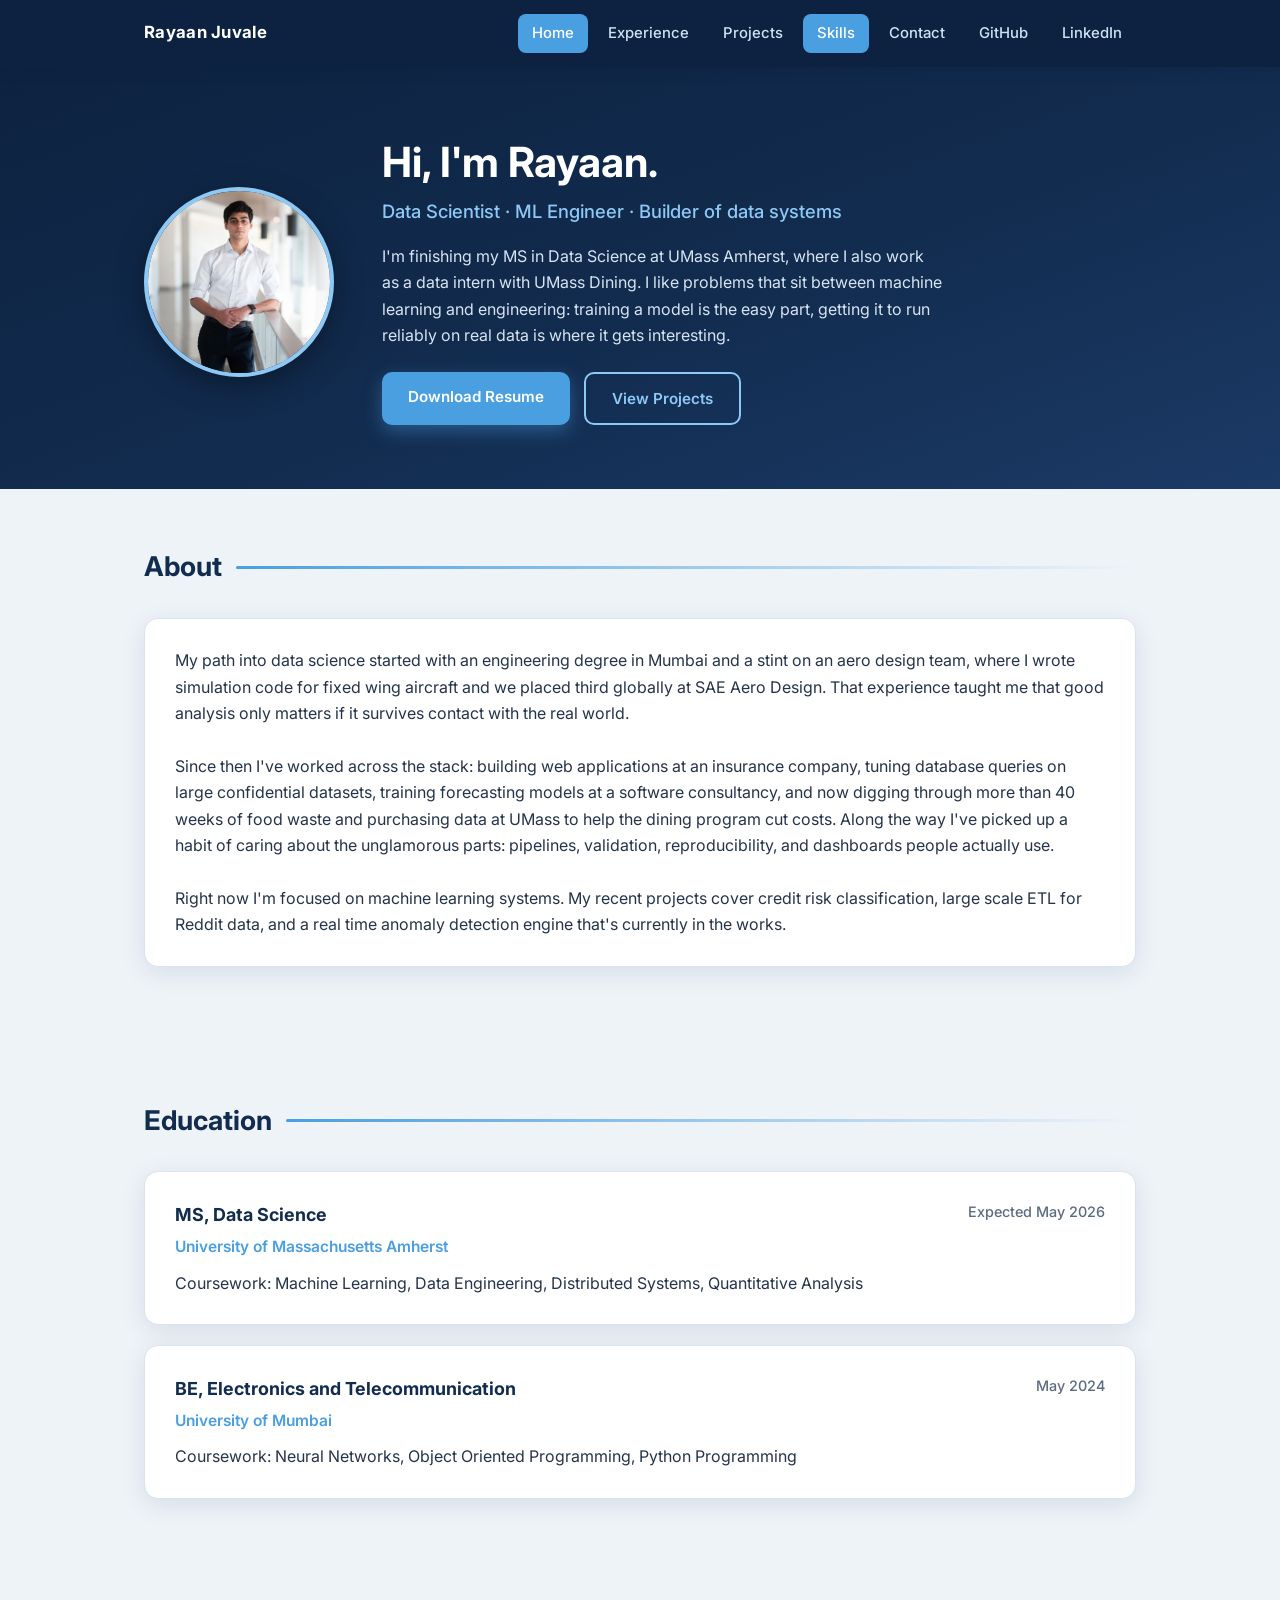
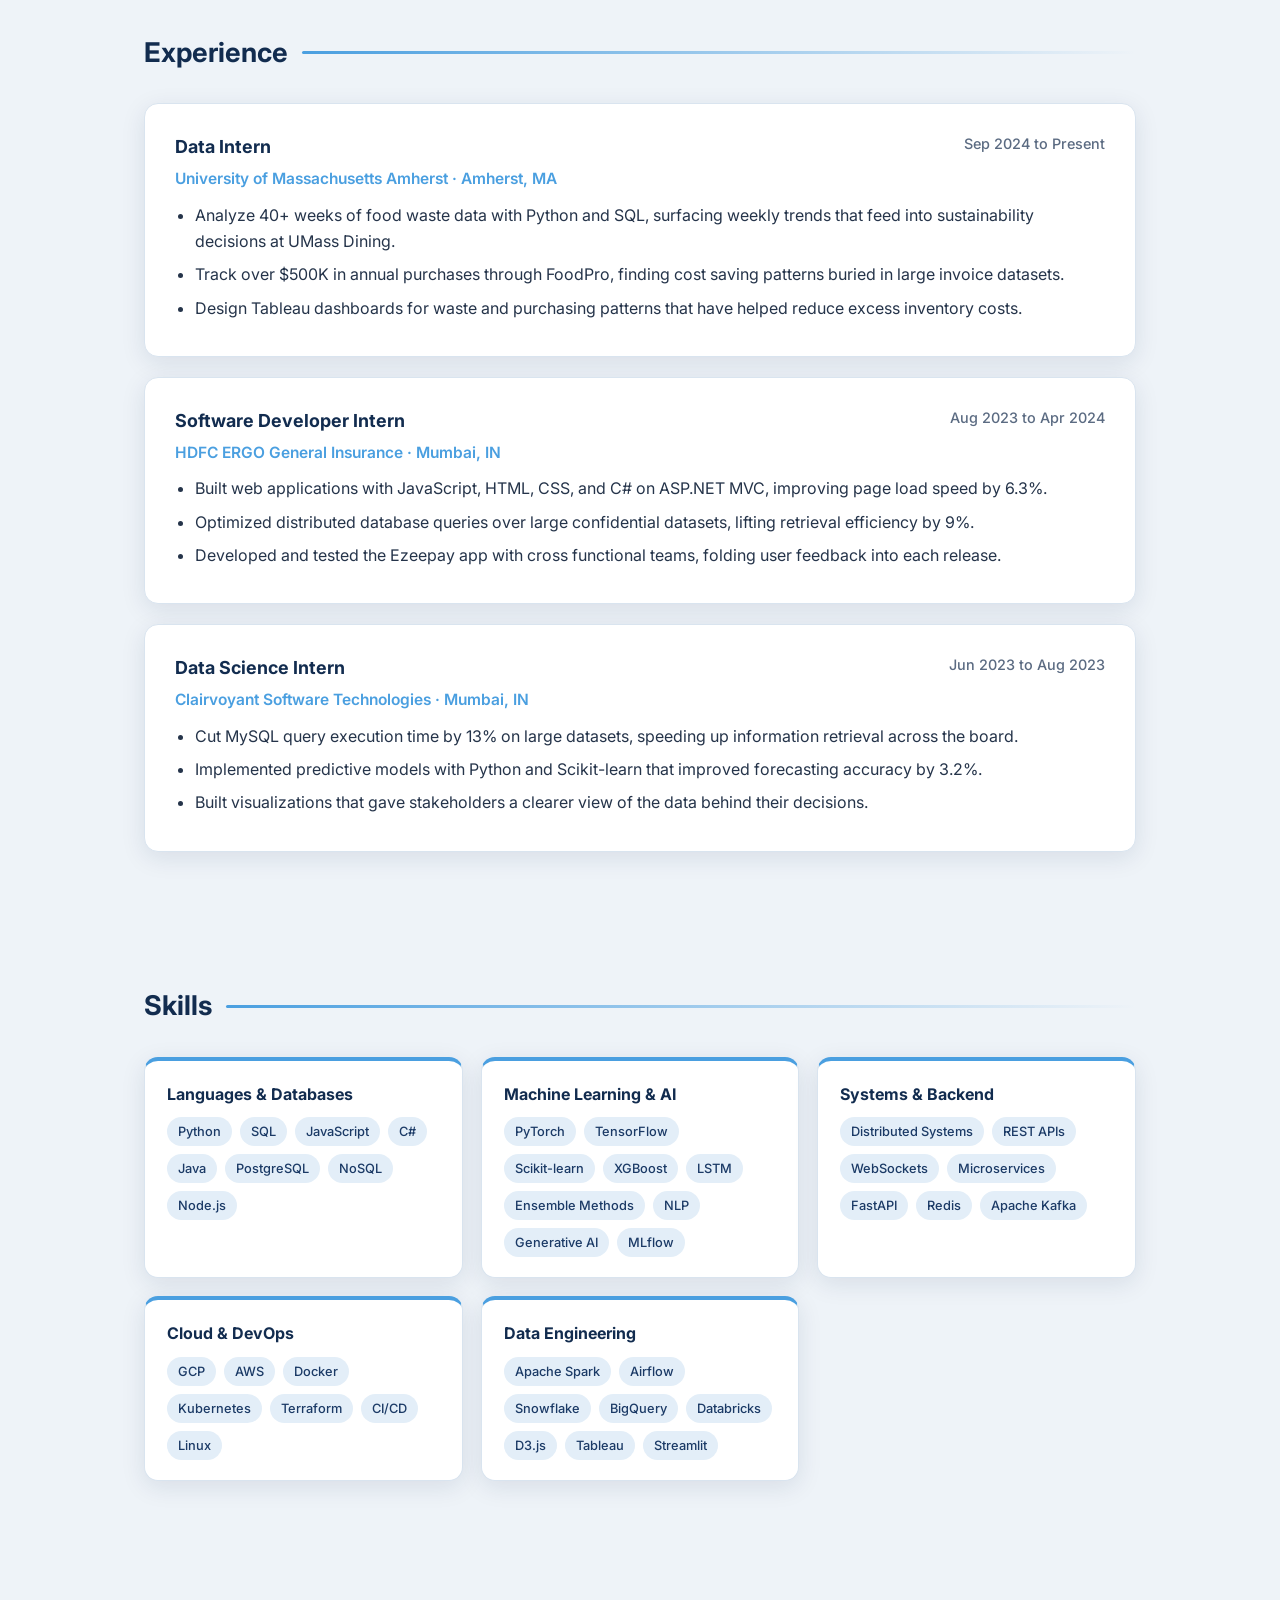
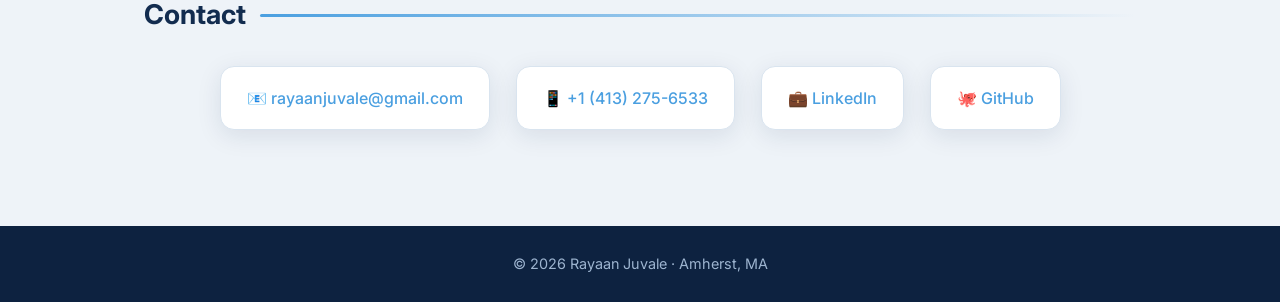
<file: index.html>
<!DOCTYPE html>
<html lang="en">
<head>
  <meta charset="UTF-8">
  <meta name="viewport" content="width=device-width, initial-scale=1.0">
  <meta name="description" content="Rayaan Juvale, data scientist and ML engineer. MS in Data Science at UMass Amherst. Projects in machine learning, data engineering, and software development.">
  <title>Rayaan Juvale | Data Science & Machine Learning</title>
  <link rel="preconnect" href="https://fonts.googleapis.com">
  <link href="https://fonts.googleapis.com/css2?family=Inter:wght@400;500;600;700;800&display=swap" rel="stylesheet">
  <link rel="stylesheet" href="styles.css">
</head>
<body>

  <nav class="nav">
    <div class="nav-inner">
      <a class="nav-brand" href="index.html">Rayaan Juvale</a>
      <div class="nav-links">
        <a href="index.html" class="active">Home</a>
        <a href="index.html#experience">Experience</a>
        <a href="projects.html">Projects</a>
        <a href="index.html#skills">Skills</a>
        <a href="index.html#contact">Contact</a>
        <a href="https://github.com/RayaanJuvale" target="_blank" rel="noopener">GitHub</a>
        <a href="https://www.linkedin.com/in/rayaanjuvale/" target="_blank" rel="noopener">LinkedIn</a>
      </div>
    </div>
  </nav>

  <header class="hero">
    <div class="wrap hero-grid">
      <img src="Rayaan%20Juvale%20(3%20of%2011).jpg" alt="Rayaan Juvale" class="hero-photo"
           onerror="this.src='https://avatars.githubusercontent.com/u/128745211?v=4'">
      <div>
        <h1>Hi, I'm Rayaan.</h1>
        <p class="tagline">Data Scientist · ML Engineer · Builder of data systems</p>
        <p class="intro">I'm finishing my MS in Data Science at UMass Amherst, where I also work as a data intern with UMass Dining. I like problems that sit between machine learning and engineering: training a model is the easy part, getting it to run reliably on real data is where it gets interesting.</p>
        <div class="hero-actions">
          <a class="btn btn-primary" href="Rayaan_Juvale_Resume.pdf" download>Download Resume</a>
          <a class="btn btn-ghost" href="projects.html">View Projects</a>
        </div>
      </div>
    </div>
  </header>

  <main class="wrap">

    <section id="about">
      <h2>About</h2>
      <div class="card">
        <p>My path into data science started with an engineering degree in Mumbai and a stint on an aero design team, where I wrote simulation code for fixed wing aircraft and we placed third globally at SAE Aero Design. That experience taught me that good analysis only matters if it survives contact with the real world.</p>
        <br>
        <p>Since then I've worked across the stack: building web applications at an insurance company, tuning database queries on large confidential datasets, training forecasting models at a software consultancy, and now digging through more than 40 weeks of food waste and purchasing data at UMass to help the dining program cut costs. Along the way I've picked up a habit of caring about the unglamorous parts: pipelines, validation, reproducibility, and dashboards people actually use.</p>
        <br>
        <p>Right now I'm focused on machine learning systems. My recent projects cover credit risk classification, large scale ETL for Reddit data, and a real time anomaly detection engine that's currently in the works.</p>
      </div>
    </section>

    <section id="education">
      <h2>Education</h2>
      <div class="card">
        <div class="role-head">
          <h3>MS, Data Science</h3>
          <span class="when">Expected May 2026</span>
        </div>
        <p class="org">University of Massachusetts Amherst</p>
        <p>Coursework: Machine Learning, Data Engineering, Distributed Systems, Quantitative Analysis</p>
      </div>
      <div class="card">
        <div class="role-head">
          <h3>BE, Electronics and Telecommunication</h3>
          <span class="when">May 2024</span>
        </div>
        <p class="org">University of Mumbai</p>
        <p>Coursework: Neural Networks, Object Oriented Programming, Python Programming</p>
      </div>
    </section>

    <section id="experience">
      <h2>Experience</h2>

      <div class="card">
        <div class="role-head">
          <h3>Data Intern</h3>
          <span class="when">Sep 2024 to Present</span>
        </div>
        <p class="org">University of Massachusetts Amherst · Amherst, MA</p>
        <ul>
          <li>Analyze 40+ weeks of food waste data with Python and SQL, surfacing weekly trends that feed into sustainability decisions at UMass Dining.</li>
          <li>Track over $500K in annual purchases through FoodPro, finding cost saving patterns buried in large invoice datasets.</li>
          <li>Design Tableau dashboards for waste and purchasing patterns that have helped reduce excess inventory costs.</li>
        </ul>
      </div>

      <div class="card">
        <div class="role-head">
          <h3>Software Developer Intern</h3>
          <span class="when">Aug 2023 to Apr 2024</span>
        </div>
        <p class="org">HDFC ERGO General Insurance · Mumbai, IN</p>
        <ul>
          <li>Built web applications with JavaScript, HTML, CSS, and C# on ASP.NET MVC, improving page load speed by 6.3%.</li>
          <li>Optimized distributed database queries over large confidential datasets, lifting retrieval efficiency by 9%.</li>
          <li>Developed and tested the Ezeepay app with cross functional teams, folding user feedback into each release.</li>
        </ul>
      </div>

      <div class="card">
        <div class="role-head">
          <h3>Data Science Intern</h3>
          <span class="when">Jun 2023 to Aug 2023</span>
        </div>
        <p class="org">Clairvoyant Software Technologies · Mumbai, IN</p>
        <ul>
          <li>Cut MySQL query execution time by 13% on large datasets, speeding up information retrieval across the board.</li>
          <li>Implemented predictive models with Python and Scikit-learn that improved forecasting accuracy by 3.2%.</li>
          <li>Built visualizations that gave stakeholders a clearer view of the data behind their decisions.</li>
        </ul>
      </div>
    </section>

    <section id="skills">
      <h2>Skills</h2>
      <div class="skills-grid">
        <div class="skill-card">
          <h4>Languages & Databases</h4>
          <div class="tags">
            <span class="tag">Python</span><span class="tag">SQL</span><span class="tag">JavaScript</span><span class="tag">C#</span><span class="tag">Java</span><span class="tag">PostgreSQL</span><span class="tag">NoSQL</span><span class="tag">Node.js</span>
          </div>
        </div>
        <div class="skill-card">
          <h4>Machine Learning & AI</h4>
          <div class="tags">
            <span class="tag">PyTorch</span><span class="tag">TensorFlow</span><span class="tag">Scikit-learn</span><span class="tag">XGBoost</span><span class="tag">LSTM</span><span class="tag">Ensemble Methods</span><span class="tag">NLP</span><span class="tag">Generative AI</span><span class="tag">MLflow</span>
          </div>
        </div>
        <div class="skill-card">
          <h4>Systems & Backend</h4>
          <div class="tags">
            <span class="tag">Distributed Systems</span><span class="tag">REST APIs</span><span class="tag">WebSockets</span><span class="tag">Microservices</span><span class="tag">FastAPI</span><span class="tag">Redis</span><span class="tag">Apache Kafka</span>
          </div>
        </div>
        <div class="skill-card">
          <h4>Cloud & DevOps</h4>
          <div class="tags">
            <span class="tag">GCP</span><span class="tag">AWS</span><span class="tag">Docker</span><span class="tag">Kubernetes</span><span class="tag">Terraform</span><span class="tag">CI/CD</span><span class="tag">Linux</span>
          </div>
        </div>
        <div class="skill-card">
          <h4>Data Engineering</h4>
          <div class="tags">
            <span class="tag">Apache Spark</span><span class="tag">Airflow</span><span class="tag">Snowflake</span><span class="tag">BigQuery</span><span class="tag">Databricks</span><span class="tag">D3.js</span><span class="tag">Tableau</span><span class="tag">Streamlit</span>
          </div>
        </div>
      </div>
    </section>

    <section id="contact">
      <h2>Contact</h2>
      <div class="contact-row">
        <a class="contact-item" href="mailto:rayaanjuvale@gmail.com">📧 rayaanjuvale@gmail.com</a>
        <a class="contact-item" href="tel:+14132756533">📱 +1 (413) 275-6533</a>
        <a class="contact-item" href="https://www.linkedin.com/in/rayaanjuvale/" target="_blank" rel="noopener">💼 LinkedIn</a>
        <a class="contact-item" href="https://github.com/RayaanJuvale" target="_blank" rel="noopener">🐙 GitHub</a>
      </div>
    </section>

  </main>

  <footer>
    <p>© 2026 Rayaan Juvale · Amherst, MA</p>
  </footer>

  <script src="script.js"></script>
</body>
</html>
</file>
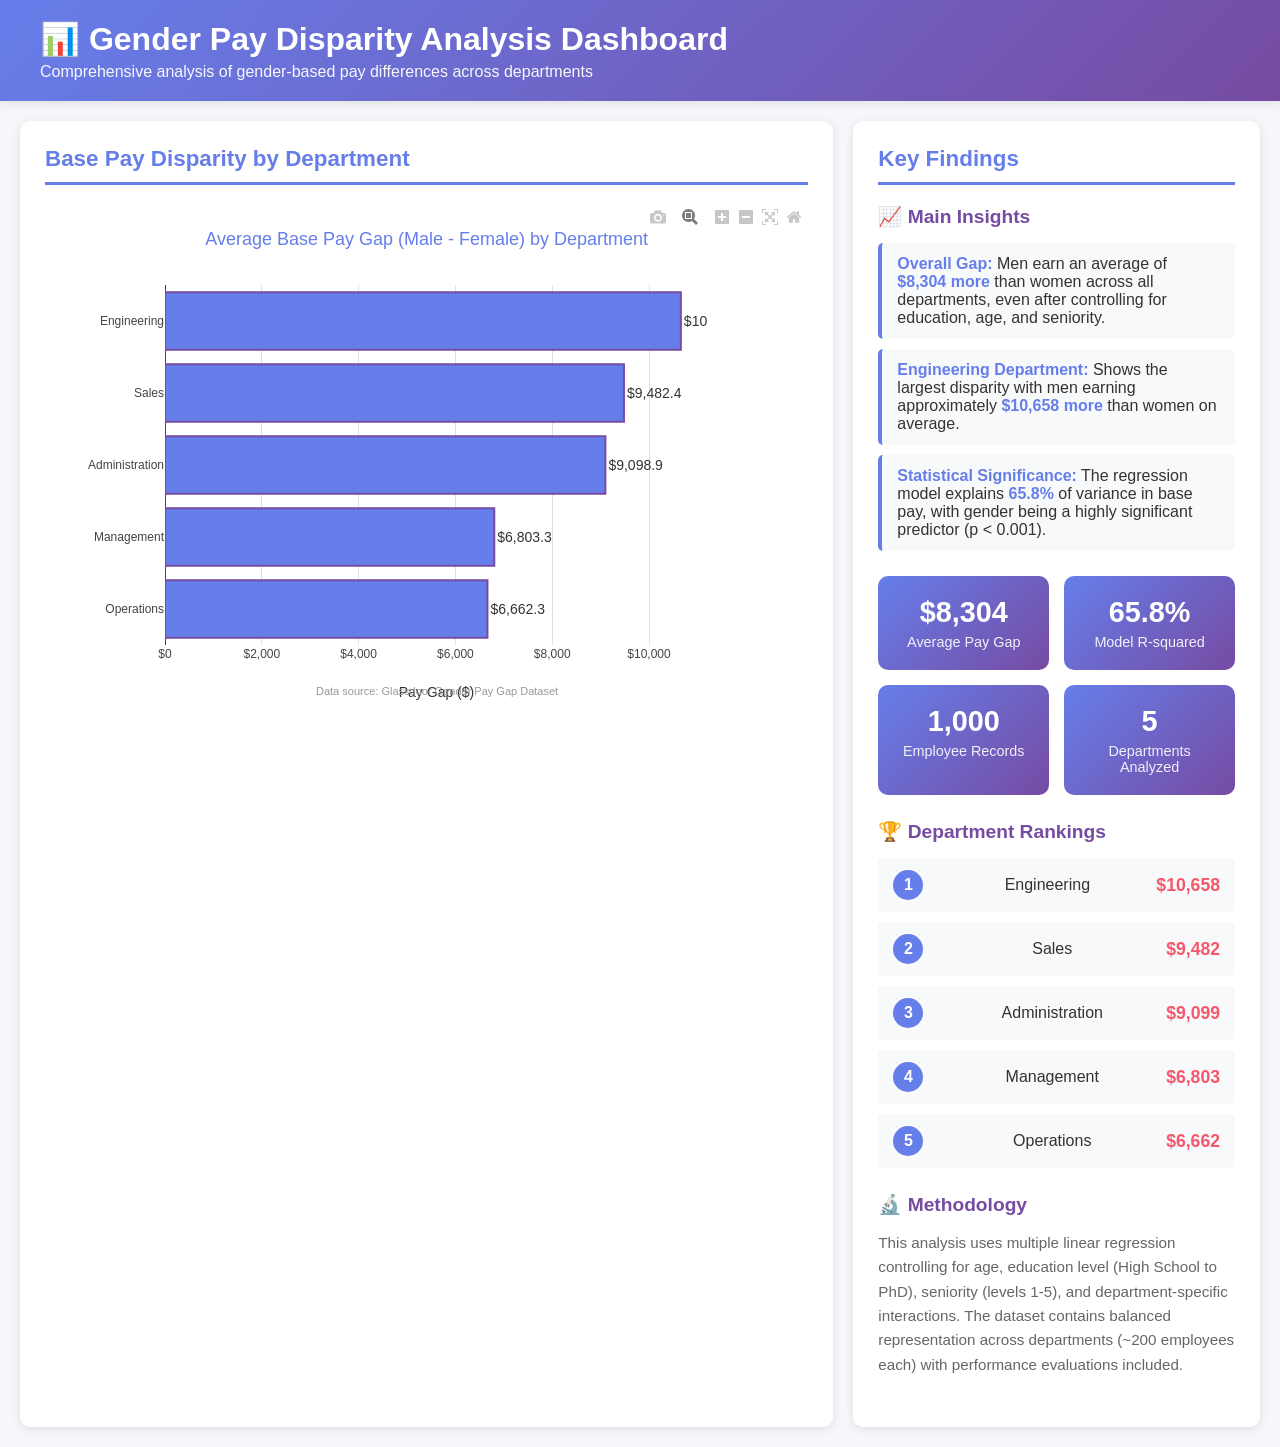
<file: dashboard.html>
<!DOCTYPE html>
<html lang="en">
<head>
    <meta charset="UTF-8">
    <meta name="viewport" content="width=device-width, initial-scale=1.0">
    <title>Gender Pay Disparity Dashboard</title>
    <script src="https://cdn.plot.ly/plotly-latest.min.js"></script>
    <style>
        * {
            margin: 0;
            padding: 0;
            box-sizing: border-box;
        }
        
        body {
            font-family: 'Segoe UI', Tahoma, Geneva, Verdana, sans-serif;
            background: #f5f7fa;
            color: #333;
        }
        
        .dashboard-header {
            background: linear-gradient(135deg, #667eea 0%, #764ba2 100%);
            color: white;
            padding: 20px 40px;
            box-shadow: 0 2px 10px rgba(0,0,0,0.1);
        }
        
        .dashboard-header h1 {
            font-size: 2em;
            font-weight: 600;
        }
        
        .dashboard-header p {
            margin-top: 5px;
            opacity: 0.95;
        }
        
        .dashboard-container {
            display: grid;
            grid-template-columns: 2fr 1fr;
            gap: 20px;
            padding: 20px;
            max-width: 1400px;
            margin: 0 auto;
            min-height: calc(100vh - 100px);
        }
        
        .dashboard-panel {
            background: white;
            border-radius: 10px;
            padding: 25px;
            box-shadow: 0 2px 10px rgba(0,0,0,0.1);
        }
        
        .panel-title {
            font-size: 1.4em;
            color: #667eea;
            margin-bottom: 20px;
            font-weight: 600;
            border-bottom: 3px solid #667eea;
            padding-bottom: 10px;
        }
        
        .chart-container {
            width: 100%;
            height: 500px;
        }
        
        .insights-section {
            margin-bottom: 25px;
        }
        
        .insights-section h3 {
            color: #764ba2;
            margin-bottom: 15px;
            font-size: 1.2em;
        }
        
        .insight-item {
            background: #f8f9fa;
            padding: 12px 15px;
            margin-bottom: 10px;
            border-left: 4px solid #667eea;
            border-radius: 5px;
        }
        
        .insight-item strong {
            color: #667eea;
        }
        
        .stat-grid {
            display: grid;
            grid-template-columns: 1fr 1fr;
            gap: 15px;
            margin-top: 20px;
        }
        
        .stat-card {
            background: linear-gradient(135deg, #667eea 0%, #764ba2 100%);
            color: white;
            padding: 20px;
            border-radius: 10px;
            text-align: center;
        }
        
        .stat-value {
            font-size: 1.8em;
            font-weight: bold;
            margin-bottom: 5px;
        }
        
        .stat-label {
            font-size: 0.9em;
            opacity: 0.9;
        }
        
        .ranking-list {
            list-style: none;
            counter-reset: ranking;
        }
        
        .ranking-list li {
            counter-increment: ranking;
            padding: 12px 15px;
            margin-bottom: 10px;
            background: #f8f9fa;
            border-radius: 5px;
            display: flex;
            justify-content: space-between;
            align-items: center;
        }
        
        .ranking-list li::before {
            content: counter(ranking);
            background: #667eea;
            color: white;
            width: 30px;
            height: 30px;
            border-radius: 50%;
            display: inline-flex;
            align-items: center;
            justify-content: center;
            margin-right: 15px;
            font-weight: bold;
        }
        
        .gap-amount {
            color: #f5576c;
            font-weight: bold;
            font-size: 1.1em;
        }
        
        @media (max-width: 1024px) {
            .dashboard-container {
                grid-template-columns: 1fr;
            }
            
            .chart-container {
                height: 400px;
            }
        }
    </style>
</head>
<body>
    <div class="dashboard-header">
        <h1>📊 Gender Pay Disparity Analysis Dashboard</h1>
        <p>Comprehensive analysis of gender-based pay differences across departments</p>
    </div>
    
    <div class="dashboard-container">
        <!-- Left Column: Main Chart -->
        <div class="dashboard-panel">
            <h2 class="panel-title">Base Pay Disparity by Department</h2>
            <div id="payGapChart" class="chart-container"></div>
        </div>
        
        <!-- Right Column: Insights and Stats -->
        <div class="dashboard-panel">
            <h2 class="panel-title">Key Findings</h2>
            
            <div class="insights-section">
                <h3>📈 Main Insights</h3>
                <div class="insight-item">
                    <strong>Overall Gap:</strong> Men earn an average of <strong>$8,304 more</strong> than women across all departments, even after controlling for education, age, and seniority.
                </div>
                <div class="insight-item">
                    <strong>Engineering Department:</strong> Shows the largest disparity with men earning approximately <strong>$10,658 more</strong> than women on average.
                </div>
                <div class="insight-item">
                    <strong>Statistical Significance:</strong> The regression model explains <strong>65.8%</strong> of variance in base pay, with gender being a highly significant predictor (p < 0.001).
                </div>
            </div>
            
            <div class="stat-grid">
                <div class="stat-card">
                    <div class="stat-value">$8,304</div>
                    <div class="stat-label">Average Pay Gap</div>
                </div>
                <div class="stat-card">
                    <div class="stat-value">65.8%</div>
                    <div class="stat-label">Model R-squared</div>
                </div>
                <div class="stat-card">
                    <div class="stat-value">1,000</div>
                    <div class="stat-label">Employee Records</div>
                </div>
                <div class="stat-card">
                    <div class="stat-value">5</div>
                    <div class="stat-label">Departments Analyzed</div>
                </div>
            </div>
            
            <div class="insights-section" style="margin-top: 25px;">
                <h3>🏆 Department Rankings</h3>
                <ul class="ranking-list">
                    <li>
                        <span>Engineering</span>
                        <span class="gap-amount">$10,658</span>
                    </li>
                    <li>
                        <span>Sales</span>
                        <span class="gap-amount">$9,482</span>
                    </li>
                    <li>
                        <span>Administration</span>
                        <span class="gap-amount">$9,099</span>
                    </li>
                    <li>
                        <span>Management</span>
                        <span class="gap-amount">$6,803</span>
                    </li>
                    <li>
                        <span>Operations</span>
                        <span class="gap-amount">$6,662</span>
                    </li>
                </ul>
            </div>
            
            <div class="insights-section">
                <h3>🔬 Methodology</h3>
                <p style="font-size: 0.95em; line-height: 1.6; color: #666;">
                    This analysis uses multiple linear regression controlling for age, education level (High School to PhD), 
                    seniority (levels 1-5), and department-specific interactions. The dataset contains balanced representation 
                    across departments (~200 employees each) with performance evaluations included.
                </p>
            </div>
        </div>
    </div>
    
    <script>
        // Data for the chart
        const departments = ['Operations', 'Management', 'Administration', 'Sales', 'Engineering'];
        const payGaps = [6662.3, 6803.3, 9098.9, 9482.4, 10658];
        
        // Create the horizontal bar chart
        const trace = {
            x: payGaps,
            y: departments,
            type: 'bar',
            orientation: 'h',
            marker: {
                color: ['#667eea', '#667eea', '#667eea', '#667eea', '#667eea'],
                line: {
                    color: '#764ba2',
                    width: 2
                }
            },
            text: payGaps.map(val => '$' + val.toLocaleString()),
            textposition: 'outside',
            textfont: {
                size: 14,
                color: '#333',
                family: 'Segoe UI, sans-serif',
                weight: 'bold'
            },
            hovertemplate: '<b>%{y}</b><br>Pay Gap: $%{x:,.0f}<extra></extra>'
        };
        
        const layout = {
            title: {
                text: 'Average Base Pay Gap (Male - Female) by Department',
                font: {
                    size: 18,
                    color: '#667eea',
                    family: 'Segoe UI, sans-serif',
                    weight: 'bold'
                }
            },
            xaxis: {
                title: 'Pay Gap ($)',
                titlefont: {
                    size: 14,
                    color: '#333'
                },
                gridcolor: '#e0e0e0',
                tickformat: '$,.0f'
            },
            yaxis: {
                title: '',
                titlefont: {
                    size: 14,
                    color: '#333'
                }
            },
            margin: {
                l: 120,
                r: 100,
                t: 80,
                b: 60
            },
            plot_bgcolor: 'white',
            paper_bgcolor: 'white',
            font: {
                family: 'Segoe UI, sans-serif',
                size: 12
            },
            annotations: [{
                text: 'Data source: Glassdoor Gender Pay Gap Dataset',
                xref: 'paper',
                yref: 'paper',
                x: 0.5,
                y: -0.15,
                showarrow: false,
                font: {
                    size: 11,
                    color: '#999'
                }
            }]
        };
        
        const config = {
            responsive: true,
            displayModeBar: true,
            displaylogo: false,
            modeBarButtonsToRemove: ['pan2d', 'lasso2d', 'select2d']
        };
        
        Plotly.newPlot('payGapChart', [trace], layout, config);
    </script>
</body>
</html>
</file>
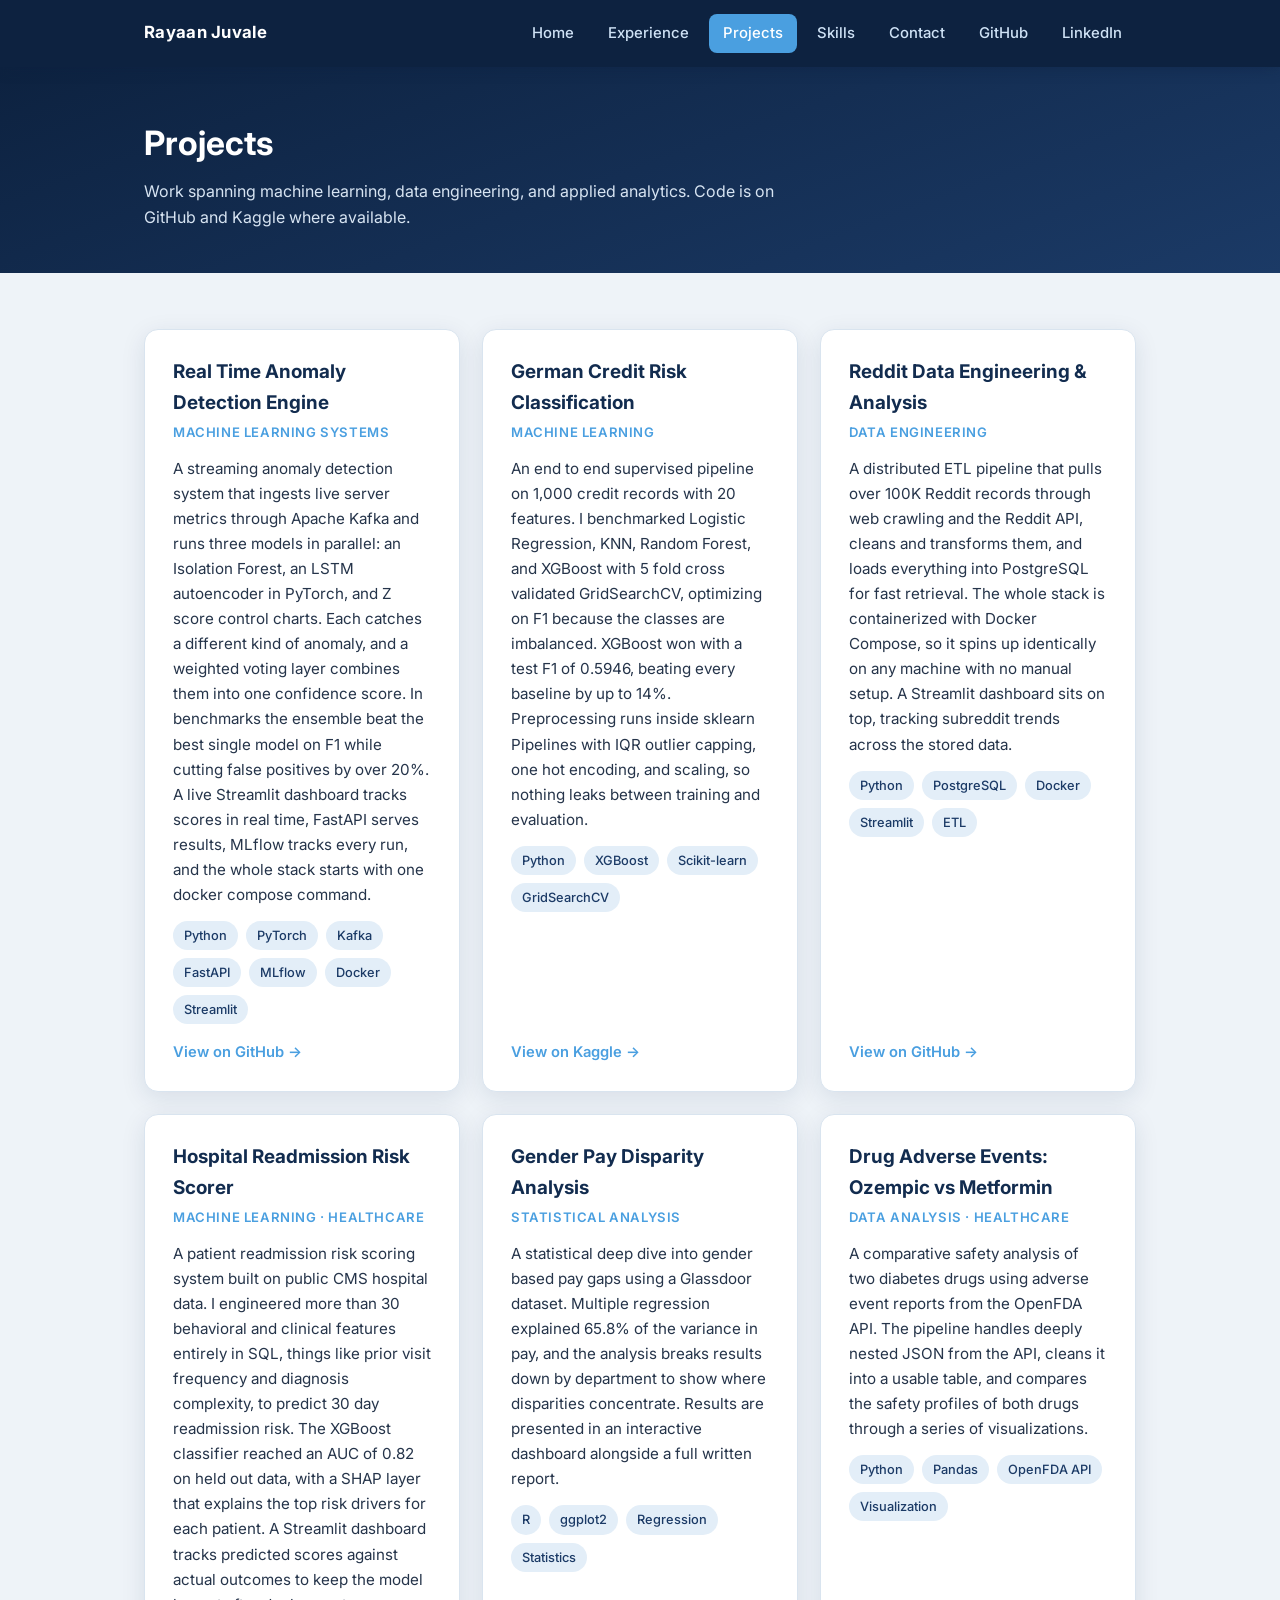
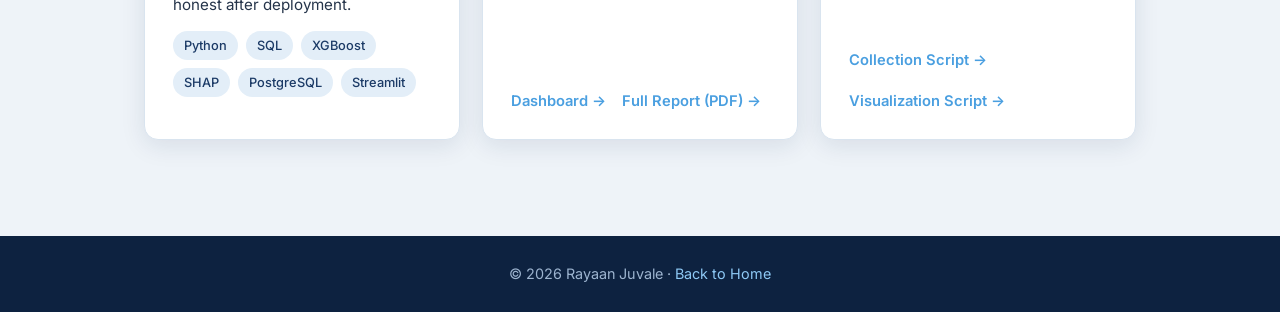
<file: projects.html>
<!DOCTYPE html>
<html lang="en">
<head>
  <meta charset="UTF-8">
  <meta name="viewport" content="width=device-width, initial-scale=1.0">
  <meta name="description" content="Projects by Rayaan Juvale: machine learning, data engineering, and analytics work including anomaly detection, credit risk classification, and Reddit ETL pipelines.">
  <title>Projects | Rayaan Juvale</title>
  <link rel="preconnect" href="https://fonts.googleapis.com">
  <link href="https://fonts.googleapis.com/css2?family=Inter:wght@400;500;600;700;800&display=swap" rel="stylesheet">
  <link rel="stylesheet" href="styles.css">
</head>
<body>

  <nav class="nav">
    <div class="nav-inner">
      <a class="nav-brand" href="index.html">Rayaan Juvale</a>
      <div class="nav-links">
        <a href="index.html">Home</a>
        <a href="index.html#experience">Experience</a>
        <a href="projects.html" class="active">Projects</a>
        <a href="index.html#skills">Skills</a>
        <a href="index.html#contact">Contact</a>
        <a href="https://github.com/RayaanJuvale" target="_blank" rel="noopener">GitHub</a>
        <a href="https://www.linkedin.com/in/rayaanjuvale/" target="_blank" rel="noopener">LinkedIn</a>
      </div>
    </div>
  </nav>

  <header class="page-head">
    <div class="wrap">
      <h1>Projects</h1>
      <p>Work spanning machine learning, data engineering, and applied analytics. Code is on GitHub and Kaggle where available.</p>
    </div>
  </header>

  <main class="wrap">
    <section>
      <div class="projects-grid">

        <div class="project-card">
          <h3>Real Time Anomaly Detection Engine</h3>
          <p class="ptype">Machine Learning Systems</p>
          <p>A streaming anomaly detection system that ingests live server metrics through Apache Kafka and runs three models in parallel: an Isolation Forest, an LSTM autoencoder in PyTorch, and Z score control charts. Each catches a different kind of anomaly, and a weighted voting layer combines them into one confidence score. In benchmarks the ensemble beat the best single model on F1 while cutting false positives by over 20%. A live Streamlit dashboard tracks scores in real time, FastAPI serves results, MLflow tracks every run, and the whole stack starts with one docker compose command.</p>
          <div class="tags">
            <span class="tag">Python</span><span class="tag">PyTorch</span><span class="tag">Kafka</span><span class="tag">FastAPI</span><span class="tag">MLflow</span><span class="tag">Docker</span><span class="tag">Streamlit</span>
          </div>
          <div class="plinks">
            <a href="https://github.com/RayaanJuvale/anomaly-detection-engine" target="_blank" rel="noopener">View on GitHub →</a>
          </div>
        </div>

        <div class="project-card">
          <h3>German Credit Risk Classification</h3>
          <p class="ptype">Machine Learning</p>
          <p>An end to end supervised pipeline on 1,000 credit records with 20 features. I benchmarked Logistic Regression, KNN, Random Forest, and XGBoost with 5 fold cross validated GridSearchCV, optimizing on F1 because the classes are imbalanced. XGBoost won with a test F1 of 0.5946, beating every baseline by up to 14%. Preprocessing runs inside sklearn Pipelines with IQR outlier capping, one hot encoding, and scaling, so nothing leaks between training and evaluation.</p>
          <div class="tags">
            <span class="tag">Python</span><span class="tag">XGBoost</span><span class="tag">Scikit-learn</span><span class="tag">GridSearchCV</span>
          </div>
          <div class="plinks">
            <a href="https://www.kaggle.com/code/rayaanj/final-project" target="_blank" rel="noopener">View on Kaggle →</a>
          </div>
        </div>

        <div class="project-card">
          <h3>Reddit Data Engineering & Analysis</h3>
          <p class="ptype">Data Engineering</p>
          <p>A distributed ETL pipeline that pulls over 100K Reddit records through web crawling and the Reddit API, cleans and transforms them, and loads everything into PostgreSQL for fast retrieval. The whole stack is containerized with Docker Compose, so it spins up identically on any machine with no manual setup. A Streamlit dashboard sits on top, tracking subreddit trends across the stored data.</p>
          <div class="tags">
            <span class="tag">Python</span><span class="tag">PostgreSQL</span><span class="tag">Docker</span><span class="tag">Streamlit</span><span class="tag">ETL</span>
          </div>
          <div class="plinks">
            <a href="https://github.com/RayaanJuvale/Reddit-Data-Analysis" target="_blank" rel="noopener">View on GitHub →</a>
          </div>
        </div>

        <div class="project-card">
          <h3>Hospital Readmission Risk Scorer</h3>
          <p class="ptype">Machine Learning · Healthcare</p>
          <p>A patient readmission risk scoring system built on public CMS hospital data. I engineered more than 30 behavioral and clinical features entirely in SQL, things like prior visit frequency and diagnosis complexity, to predict 30 day readmission risk. The XGBoost classifier reached an AUC of 0.82 on held out data, with a SHAP layer that explains the top risk drivers for each patient. A Streamlit dashboard tracks predicted scores against actual outcomes to keep the model honest after deployment.</p>
          <div class="tags">
            <span class="tag">Python</span><span class="tag">SQL</span><span class="tag">XGBoost</span><span class="tag">SHAP</span><span class="tag">PostgreSQL</span><span class="tag">Streamlit</span>
          </div>
        </div>

        <div class="project-card">
          <h3>Gender Pay Disparity Analysis</h3>
          <p class="ptype">Statistical Analysis</p>
          <p>A statistical deep dive into gender based pay gaps using a Glassdoor dataset. Multiple regression explained 65.8% of the variance in pay, and the analysis breaks results down by department to show where disparities concentrate. Results are presented in an interactive dashboard alongside a full written report.</p>
          <div class="tags">
            <span class="tag">R</span><span class="tag">ggplot2</span><span class="tag">Regression</span><span class="tag">Statistics</span>
          </div>
          <div class="plinks">
            <a href="dashboard.html">Dashboard →</a>
            <a href="603_final_project_Rayaan.pdf" target="_blank">Full Report (PDF) →</a>
          </div>
        </div>

        <div class="project-card">
          <h3>Drug Adverse Events: Ozempic vs Metformin</h3>
          <p class="ptype">Data Analysis · Healthcare</p>
          <p>A comparative safety analysis of two diabetes drugs using adverse event reports from the OpenFDA API. The pipeline handles deeply nested JSON from the API, cleans it into a usable table, and compares the safety profiles of both drugs through a series of visualizations.</p>
          <div class="tags">
            <span class="tag">Python</span><span class="tag">Pandas</span><span class="tag">OpenFDA API</span><span class="tag">Visualization</span>
          </div>
          <div class="plinks">
            <a href="https://github.com/RayaanJuvale/rayaanjuvale.github.io/blob/main/FinalProject_Collection_Cleaning_script.ipynb" target="_blank" rel="noopener">Collection Script →</a>
            <a href="https://github.com/RayaanJuvale/rayaanjuvale.github.io/blob/main/FinalProject_VisualisationScript.ipynb" target="_blank" rel="noopener">Visualization Script →</a>
          </div>
        </div>

      </div>
    </section>
  </main>

  <footer>
    <p>© 2026 Rayaan Juvale · <a href="index.html">Back to Home</a></p>
  </footer>

  <script src="script.js"></script>
</body>
</html>
</file>
<file: styles.css>
/* Rayaan Juvale Portfolio */
:root {
  --navy: #122c4f;
  --navy-deep: #0d2240;
  --navy-soft: #1b3a66;
  --blue: #4a9fe0;
  --blue-light: #8ec9f5;
  --bg: #eef3f8;
  --card: #ffffff;
  --text: #25344a;
  --muted: #5b6b82;
  --line: #d9e4ef;
  --radius: 14px;
  --shadow: 0 6px 24px rgba(18, 44, 79, 0.10);
}

* { margin: 0; padding: 0; box-sizing: border-box; }

html { scroll-behavior: smooth; }

body {
  font-family: 'Inter', 'Segoe UI', system-ui, -apple-system, sans-serif;
  background: var(--bg);
  color: var(--text);
  line-height: 1.65;
}

a { color: var(--blue); text-decoration: none; }
a:hover { text-decoration: underline; }

.wrap { max-width: 1040px; margin: 0 auto; padding: 0 24px; }

/* Nav */
.nav {
  position: sticky;
  top: 0;
  z-index: 50;
  background: var(--navy-deep);
  box-shadow: 0 2px 12px rgba(13, 34, 64, 0.35);
}
.nav-inner {
  max-width: 1040px;
  margin: 0 auto;
  padding: 14px 24px;
  display: flex;
  align-items: center;
  justify-content: space-between;
  flex-wrap: wrap;
  gap: 10px;
}
.nav-brand {
  color: #fff;
  font-weight: 700;
  font-size: 1.05rem;
  letter-spacing: 0.3px;
}
.nav-brand:hover { text-decoration: none; color: var(--blue-light); }
.nav-links { display: flex; gap: 6px; flex-wrap: wrap; }
.nav-links a {
  color: #cfe2f5;
  padding: 7px 14px;
  border-radius: 8px;
  font-size: 0.93rem;
  font-weight: 500;
  transition: background 0.2s, color 0.2s;
}
.nav-links a:hover { background: var(--navy-soft); color: #fff; text-decoration: none; }
.nav-links a.active { background: var(--blue); color: #fff; }

/* Hero */
.hero {
  background: linear-gradient(160deg, var(--navy-deep) 0%, var(--navy) 55%, var(--navy-soft) 100%);
  color: #fff;
  padding: 72px 0 64px;
}
.hero-grid {
  display: flex;
  align-items: center;
  gap: 48px;
  flex-wrap: wrap;
}
.hero-photo {
  width: 190px;
  height: 190px;
  border-radius: 50%;
  object-fit: cover;
  border: 4px solid var(--blue-light);
  box-shadow: 0 10px 30px rgba(0, 0, 0, 0.35);
  flex-shrink: 0;
}
.hero h1 { font-size: 2.6rem; line-height: 1.15; margin-bottom: 10px; }
.hero .tagline { color: var(--blue-light); font-size: 1.15rem; font-weight: 500; margin-bottom: 16px; }
.hero .intro { color: #d7e4f2; max-width: 560px; margin-bottom: 24px; }
.hero-actions { display: flex; gap: 14px; flex-wrap: wrap; }
.btn {
  display: inline-block;
  padding: 12px 26px;
  border-radius: 10px;
  font-weight: 600;
  font-size: 0.95rem;
  transition: transform 0.2s, box-shadow 0.2s, background 0.2s;
}
.btn:hover { text-decoration: none; transform: translateY(-2px); }
.btn-primary { background: var(--blue); color: #fff; box-shadow: 0 6px 18px rgba(74, 159, 224, 0.4); }
.btn-primary:hover { background: #3d8fd0; }
.btn-ghost { border: 2px solid var(--blue-light); color: var(--blue-light); }
.btn-ghost:hover { background: rgba(142, 201, 245, 0.12); }

/* Sections */
section { padding: 56px 0; }
section h2 {
  color: var(--navy);
  font-size: 1.7rem;
  margin-bottom: 28px;
  display: flex;
  align-items: center;
  gap: 14px;
}
section h2::after {
  content: "";
  flex: 1;
  height: 3px;
  background: linear-gradient(90deg, var(--blue), transparent);
  border-radius: 2px;
}

.card {
  background: var(--card);
  border-radius: var(--radius);
  box-shadow: var(--shadow);
  padding: 28px 30px;
  margin-bottom: 20px;
  border: 1px solid var(--line);
}

/* Timeline / experience */
.role-head { display: flex; justify-content: space-between; flex-wrap: wrap; gap: 6px; margin-bottom: 4px; }
.role-head h3 { color: var(--navy); font-size: 1.12rem; }
.role-head .when { color: var(--muted); font-size: 0.9rem; font-weight: 500; }
.card .org { color: var(--blue); font-weight: 600; font-size: 0.97rem; margin-bottom: 10px; }
.card ul { margin: 10px 0 0 20px; }
.card li { margin-bottom: 7px; color: var(--text); }

/* Skills */
.skills-grid {
  display: grid;
  grid-template-columns: repeat(auto-fit, minmax(240px, 1fr));
  gap: 18px;
}
.skill-card {
  background: var(--card);
  border-radius: var(--radius);
  border: 1px solid var(--line);
  border-top: 4px solid var(--blue);
  padding: 20px 22px;
  box-shadow: var(--shadow);
}
.skill-card h4 { color: var(--navy); margin-bottom: 10px; font-size: 1rem; }
.tags { display: flex; flex-wrap: wrap; gap: 8px; }
.tag {
  background: #e3eef8;
  color: var(--navy-soft);
  padding: 4px 11px;
  border-radius: 999px;
  font-size: 0.8rem;
  font-weight: 500;
}

/* Projects */
.projects-grid {
  display: grid;
  grid-template-columns: repeat(auto-fill, minmax(310px, 1fr));
  gap: 22px;
}
.project-card {
  background: var(--card);
  border-radius: var(--radius);
  border: 1px solid var(--line);
  box-shadow: var(--shadow);
  padding: 26px 28px;
  display: flex;
  flex-direction: column;
  transition: transform 0.2s, box-shadow 0.2s;
}
.project-card:hover { transform: translateY(-4px); box-shadow: 0 12px 32px rgba(18, 44, 79, 0.16); }
.project-card h3 { color: var(--navy); font-size: 1.18rem; margin-bottom: 4px; }
.project-card .ptype { color: var(--blue); font-size: 0.82rem; font-weight: 600; text-transform: uppercase; letter-spacing: 0.6px; margin-bottom: 12px; }
.project-card p { color: var(--text); font-size: 0.95rem; margin-bottom: 14px; }
.project-card .tags { margin-bottom: 16px; }
.plinks { margin-top: auto; display: flex; gap: 16px; flex-wrap: wrap; }
.plinks a { font-weight: 600; font-size: 0.92rem; }
.badge-wip {
  display: inline-block;
  background: #fff3da;
  color: #9a6b15;
  border: 1px solid #f0d9a8;
  padding: 3px 12px;
  border-radius: 999px;
  font-size: 0.78rem;
  font-weight: 600;
  margin-bottom: 12px;
}

/* Contact */
.contact-row { display: flex; gap: 26px; flex-wrap: wrap; justify-content: center; }
.contact-item {
  background: var(--card);
  border: 1px solid var(--line);
  border-radius: var(--radius);
  box-shadow: var(--shadow);
  padding: 18px 26px;
  display: flex;
  align-items: center;
  gap: 10px;
  font-weight: 500;
}

footer {
  background: var(--navy-deep);
  color: #9db4cf;
  text-align: center;
  padding: 26px 20px;
  margin-top: 40px;
  font-size: 0.9rem;
}
footer a { color: var(--blue-light); }

/* Page header for inner pages */
.page-head {
  background: linear-gradient(160deg, var(--navy-deep), var(--navy-soft));
  color: #fff;
  padding: 48px 0 42px;
}
.page-head h1 { font-size: 2.1rem; margin-bottom: 8px; }
.page-head p { color: #d7e4f2; max-width: 640px; }

/* Scroll-reactive touches */
.scroll-progress {
  position: fixed;
  top: 0;
  left: 0;
  height: 3px;
  width: 0;
  background: linear-gradient(90deg, var(--blue), var(--blue-light));
  z-index: 100;
  pointer-events: none;
}

.nav { transition: box-shadow 0.25s ease; }
.nav.nav-scrolled { box-shadow: 0 4px 18px rgba(13, 34, 64, 0.45); }

.reveal {
  opacity: 0;
  transform: translateY(22px);
  transition: opacity 0.55s ease, transform 0.55s ease;
}
.reveal.reveal-visible {
  opacity: 1;
  transform: none;
}

@media (prefers-reduced-motion: reduce) {
  .reveal { opacity: 1; transform: none; transition: none; }
  html { scroll-behavior: auto; }
}

@media (max-width: 700px) {
  .hero { padding: 48px 0 44px; }
  .hero h1 { font-size: 2rem; }
  .hero-grid { justify-content: center; text-align: center; }
  .hero-actions { justify-content: center; }
  .role-head { flex-direction: column; }
}
</file>
